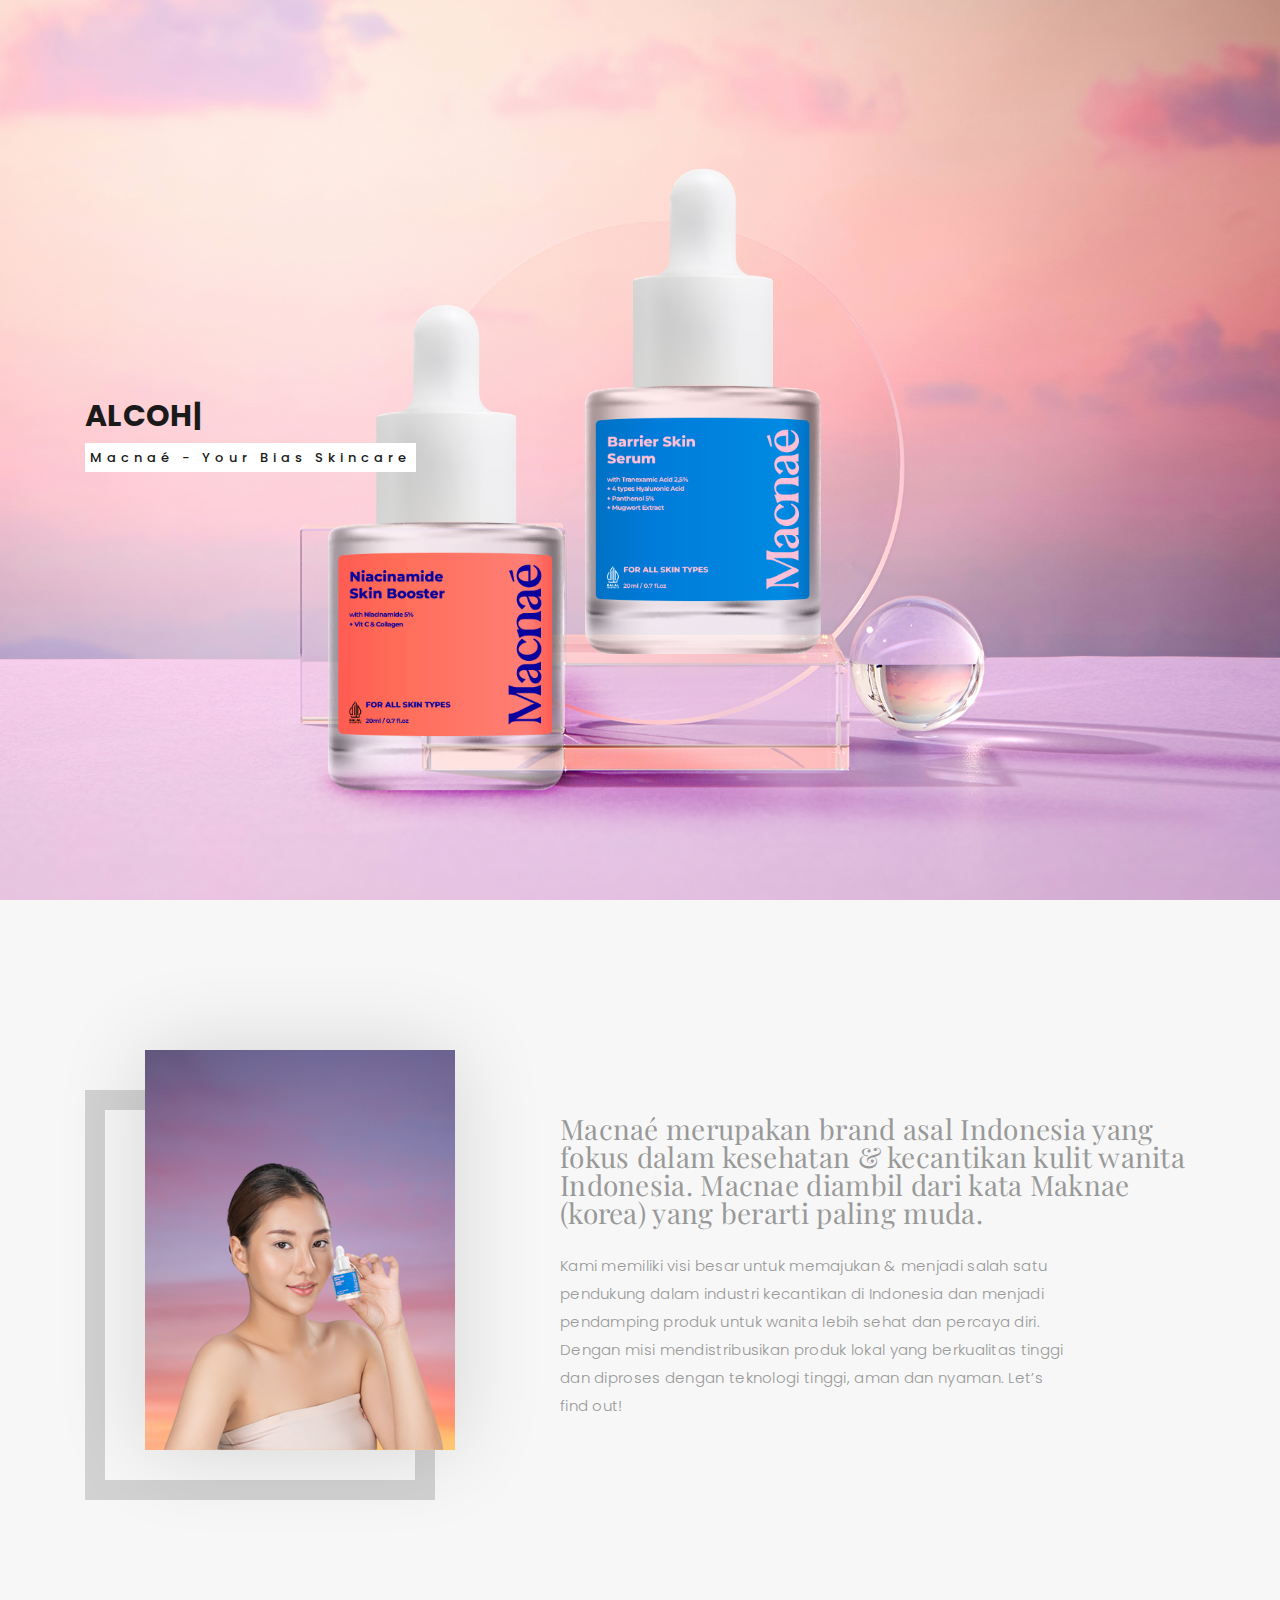
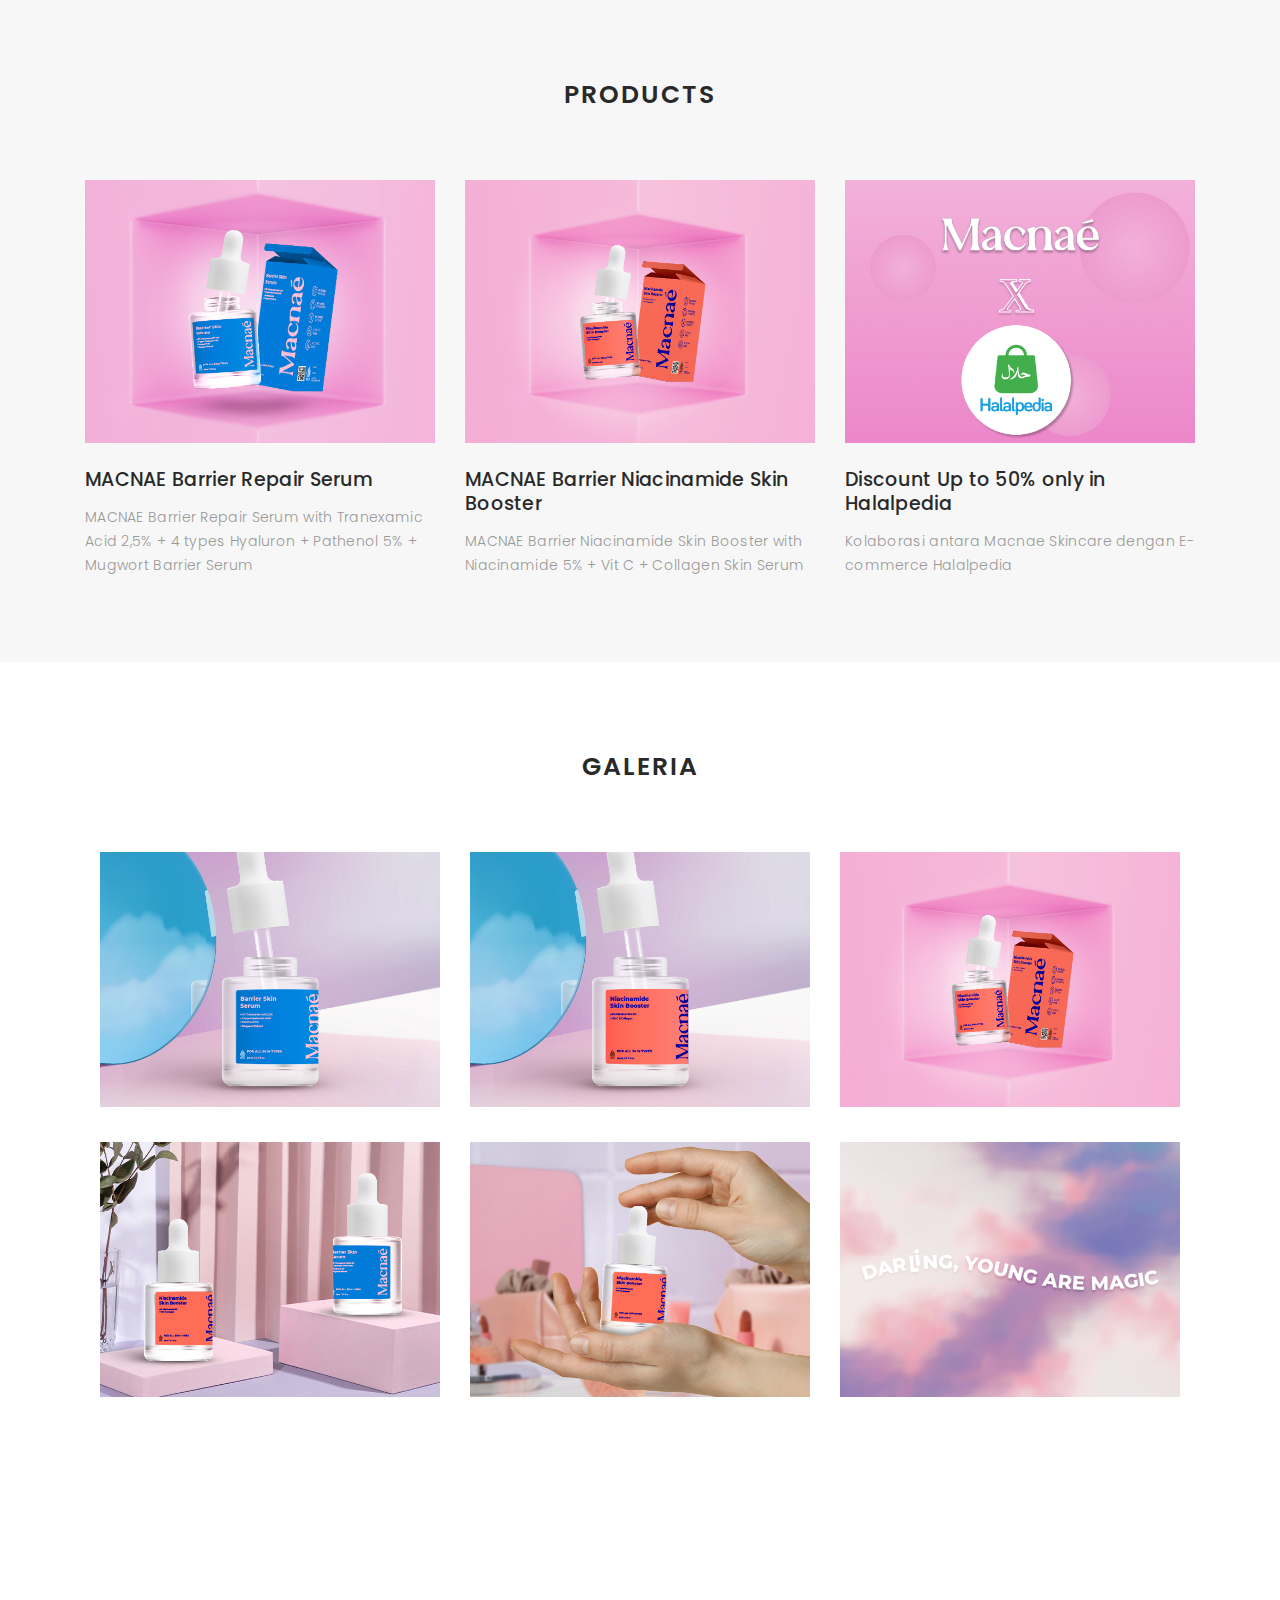
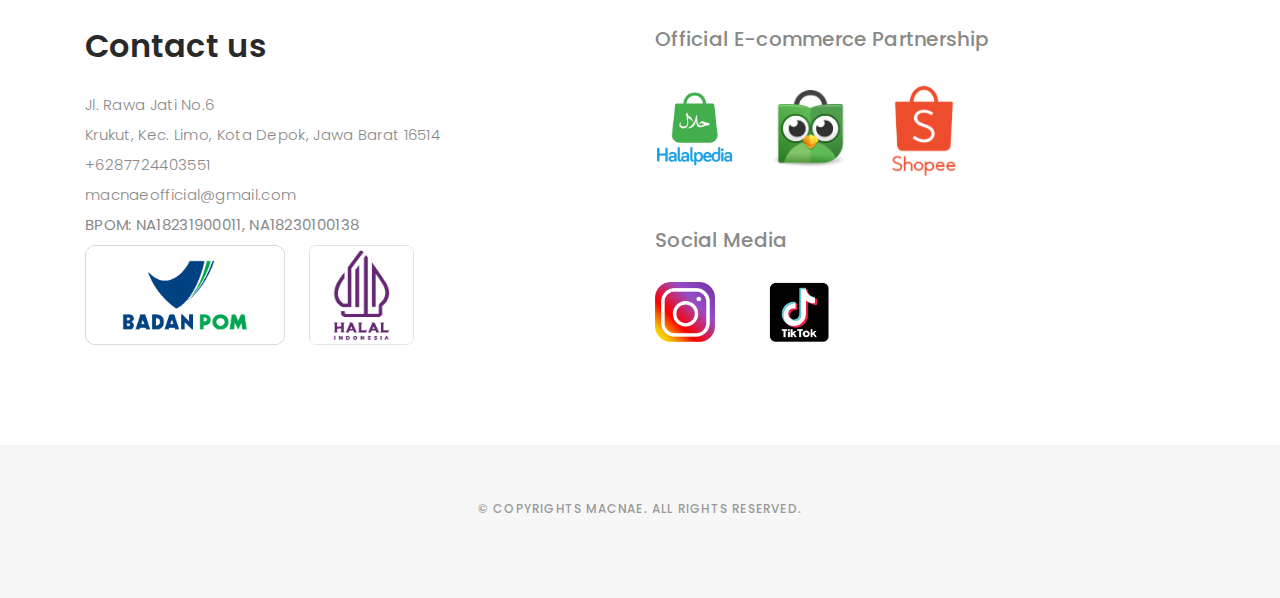
<file: index.html>
<!DOCTYPE html>
<html lang="en">

<head>
  <!-- meta -->
  <meta charset="utf-8">
  <meta content="width=device-width, initial-scale=1.0" name="viewport">

  <title>Macnae Skin Care</title>
  <meta content="" name="keywords">
  <meta content="" name="description">

  <!-- Google Fonts -->
  <link href="https://fonts.googleapis.com/css?family=Poppins:300,300i,400,400i,500,500i,600,600i,700,700i|Playfair+Display:400,400i,700,700i,900,900i" rel="stylesheet">

  <!-- Bootstrap CSS File -->
  <link href="lib/bootstrap/css/bootstrap.min.css" rel="stylesheet">

  <!-- Libraries CSS Files -->
  <link href="lib/ionicons/css/ionicons.min.css" rel="stylesheet">
  <link href="lib/owlcarousel/assets/owl.carousel.min.css" rel="stylesheet">
  <link href="lib/magnific-popup/magnific-popup.css" rel="stylesheet">
  <link href="lib/hover/hover.min.css" rel="stylesheet">

  <!-- Main Stylesheet File -->
  <link href="css/style.css" rel="stylesheet">

  <!-- Responsive css -->
  <link href="css/responsive.css" rel="stylesheet">

  <!-- Favicon -->
  <link rel="shortcut icon" href="images/favicon.png">

  <!-- =======================================================
    Theme Name: Folio
    Theme URL: https://bootstrapmade.com/folio-bootstrap-portfolio-template/
    Author: BootstrapMade.com
    Author URL: https://bootstrapmade.com
  ======================================================= -->
</head>

<body>

  <!-- start section navbar -->
  <nav id="main-nav">
    <div class="row">
      <div class="container">

        <div class="logo">
          <a href="index.html"><img src="images/logo.png" alt="logo"></a>
        </div>

        <div class="responsive"><i data-icon="m" class="ion-navicon-round"></i></div>

        <ul class="nav-menu list-unstyled">
          <li><a href="#header" class="smoothScroll">Home</a></li>
          <li><a href="#about" class="smoothScroll">About</a></li>
          <li><a href="#journal" class="smoothScroll">Products</a></li>
          <li><a href="#portfolio" class="smoothScroll">Galeria</a></li>
          <li><a href="#contact" class="smoothScroll">Contact</a></li>
        </ul>

      </div>
    </div>
  </nav>
  <!-- End section navbar -->


  <!-- start section header -->
  <div id="header" class="home">

    <div class="container">
      <div class="header-content">
        <h1><span class="typed"></span></h1>
        <p><span>Macnaé - Your Bias Skincare</span></p>

        <!-- <ul class="list-unstyled list-social">
          <li><a href="#"><i class="ion-social-instagram"></i></a></li>
          <li><a href="#"><i class="ion-social-googleplus"></i></a></li>
          <li><a href="#"><i class="ion-social-tumblr"></i></a></li>
          <li><a href="#"><i class="ion-social-dribbble"></i></a></li>
        </ul> -->
      </div>
    </div>
  </div>
  <!-- End section header -->


  <!-- start section about us -->
  <div id="about" class="paddsection">
    <div class="container">
      <div class="row justify-content-between">

        <div class="col-lg-4 ">
          <div class="div-img-bg">
            <div class="about-img">
              <img src="images/me.png" class="img-responsive" alt="me">
            </div>
          </div>
        </div>

        <div class="col-lg-7">
          <div class="about-descr">

            <p class="p-heading">Macnaé merupakan brand asal Indonesia yang fokus dalam kesehatan & kecantikan kulit wanita Indonesia. Macnae diambil dari kata Maknae (korea) yang berarti paling muda. </p>
            <p class="separator">Kami memiliki visi besar untuk memajukan & menjadi salah satu pendukung dalam industri kecantikan di Indonesia dan menjadi pendamping produk untuk wanita lebih sehat dan percaya diri. Dengan misi mendistribusikan produk lokal yang berkualitas tinggi dan diproses dengan teknologi tinggi, aman dan nyaman. Let’s find out!</p>

          </div>

        </div>
      </div>
    </div>
  </div>
  <!-- end section about us -->


  <!-- start section services -->
  <!-- <div id="services">
    <div class="container">

        <div class="services-carousel owl-theme">

          <div class="services-block">

            <i class="ion-ios-browsers-outline"></i>
            <span>No Added Silicone</span>
            <p class="separator">To an English person, it will seem like simplified English,told me what </p>

          </div>

          <div class="services-block">

            <i class="ion-ios-lightbulb-outline"></i>
            <span>No Added Fragnance</span>
            <p class="separator">To an English person, it will seem like simplified English,told me what </p>

          </div>

          <div class="services-block">

            <i class="ion-ios-color-wand-outline"></i>
            <span>No Added Paraben</span>
            <p class="separator">To an English person, it will seem like simplified English,told me what </p>

          </div>

          <div class="services-block">

            <i class="ion-social-android-outline"></i>
            <span>Cruelity Free</span>
            <p class="separator">To an English person, it will seem like simplified English,told me what </p>

          </div>

          <div class="services-block">

            <i class="ion-ios-analytics-outline"></i>
            <span>Alcohol Free</span>
            <p class="separator">To an English person, it will seem like simplified English,told me what </p>

          </div>
          </div>

        </div>

    </div>

  </div> -->
  <!-- end section services -->


    <!-- start section journal -->
    <div id="journal" class="text-left paddsection">

      <div class="container">
        <div class="section-title text-center">
          <h2>Products</h2>
        </div>
      </div>
  
      <div class="container">
        <div class="journal-block">
          <div class="row">
  
            <div class="col-lg-4 col-md-6">
              <div class="journal-info">
  
                <a href="#contact" class="smoothScroll"><img src="images/product1.png" class="img-responsive" alt="img"></a>
  
                <div class="journal-txt">
  
                  <h4><a href="#contact" class="smoothScroll">MACNAE Barrier Repair Serum</a></h4>
                  <p class="separator">MACNAE Barrier Repair Serum with Tranexamic Acid 2,5% + 4 types Hyaluron + Pathenol 5% + Mugwort Barrier Serum
                  </p>
  
                </div>
  
              </div>
            </div>
  
            <div class="col-lg-4 col-md-6">
              <div class="journal-info">
  
                <a href="#contact" class="smoothScroll"><img src="images/product2.png" class="img-responsive" alt="img"></a>
  
                <div class="journal-txt">
  
                  <h4><a href="#contact" class="smoothScroll">MACNAE Barrier Niacinamide Skin Booster</a></h4>
                  <p class="separator">MACNAE Barrier Niacinamide Skin Booster with Niacinamide 5% + Vit C + Collagen Skin Serum
                  </p>
  
                </div>
  
              </div>
            </div>
  
            <div class="col-lg-4 col-md-6">
              <div class="journal-info">
  
                <a href="https://www.halalpedia.com/macnae" target="_blank"><img src="images/collab.png" class="img-responsive" alt="img"></a>
  
                <div class="journal-txt">
  
                  <h4><a href="https://www.halalpedia.com/macnae" target="_blank">Discount Up to 50% only in Halalpedia</a></h4>
                  <p class="separator">Kolaborasi antara Macnae Skincare dengan E-commerce Halalpedia
                  </p>
  
                </div>
  
              </div>
            </div>
  
          </div>
        </div>
      </div>
  
    </div>
    <!-- End section journal -->


  <!-- start section portfolio -->
  <div id="portfolio" class="text-center paddsection">

    <div class="container">
      <div class="section-title text-center">
        <h2>Galeria</h2>
      </div>
    </div>

    <div class="container">
      <div class="row">
        <div class="col-md-12">

          <div class="portfolio-container">

            <div class="col-lg-4 col-md-6 portfolio-thumbnail all branding uikits webdesign">
              <a class="popup-img" href="images/portfolio/1.png">
                <img src="images/portfolio/1.png" alt="img">
              </a>
            </div>

            <div class="col-lg-4 col-md-6 portfolio-thumbnail all mockups uikits photography">
              <a class="popup-img" href="images/portfolio/2.png">
                <img src="images/portfolio/2.png"  alt="img">
              </a>
            </div>

            <div class="col-lg-4 col-md-6 portfolio-thumbnail all branding webdesig photographyn">
              <a class="popup-img" href="images/portfolio/3.png">
                <img src="images/portfolio/3.png" alt="img">
              </a>
            </div>

            <div class="col-lg-4 col-md-6 portfolio-thumbnail all mockups webdesign photography">
              <a class="popup-img" href="images/portfolio/4.png">
                <img src="images/portfolio/4.png" alt="img">
              </a>
            </div>

            <div class="col-lg-4 col-md-6 portfolio-thumbnail all branding uikits photography">
              <a class="popup-img" href="images/portfolio/5.png">
                <img src="images/portfolio/5.png" alt="img">
              </a>
            </div>

            <div class="col-lg-4 col-md-6 portfolio-thumbnail all mockups uikits webdesign">
              <a class="popup-img" href="images/portfolio/6.png">
                <img src="images/portfolio/6.png" alt="img">
              </a>
            </div>

          </div>
        </div>
      </div>
    </div>

  </div>
  <!-- End section portfolio -->


  <!-- start sectoion contact -->
  <div id="contact" class="paddsection">
    <div class="container">
      <div class="contact-block1">
        <div class="row">

          <div class="col-lg-6">
            <div class="contact-contact">

              <h2 class="mb-30">Contact us</h2>

              <ul class="contact-details">
                <li><span>Jl. Rawa Jati No.6</span></li>
                <li><span>Krukut, Kec. Limo, Kota Depok, Jawa Barat 16514</span></li>
                <li><span>+6287724403551</span></li>
                <li><span>macnaeofficial@gmail.com</span></li>
                <li><span><b>BPOM: NA18231900011, NA18230100138</b></span></li>
              </ul>

              <img src="images/bpom.png" class="bpom-img" alt="bpom">
              <img src="images/halal.png" class="halal-img" alt="halal"> 

            </div>
          </div>

          <div class="col-lg-6">
            <h5 class="mb-30">Official E-commerce Partnership</h5>
              <a href="https://www.halalpedia.com/macnae" target="_blank"><img src="images/halalpedia.png" class="commerce-img" alt="halapedia"></a>
              <a href="https://tokopedia.link/macnae" target="_blank"><img src="images/tokopedia.png" class="commerce-img" alt="tokopedia"></a>
              <a href="https://s.shopee.co.id/7fEqZ9Pj3q" target="_blank"><img src="images/shopee.png" class="commerce-img" alt="shopee"></a>
            <br/>
              <h5 class="mb-30">Social Media</h5>
              <a href="https://instagram.com/macnaebeaute" target="_blank"><img src="images/instagram.png" class="social-img" alt="instagram"></a>
              <a href="https://www.tiktok.com/@macnaebeaute" target="_blank"><img src="images/tiktok.png" class="social-img" alt="tiktok"></a>
          </div>
        </div>
      </div>
    </div>
  </div>
  <!-- start sectoion contact -->


  <!-- start section footer -->
  <div id="footer" class="text-center">
    <div class="container">
      <!-- <div class="socials-media text-center">

        <ul class="list-unstyled">
          <li><a href="#"><i class="ion-social-facebook"></i></a></li>
          <li><a href="#"><i class="ion-social-twitter"></i></a></li>
          <li><a href="#"><i class="ion-social-instagram"></i></a></li>
          <li><a href="#"><i class="ion-social-googleplus"></i></a></li>
          <li><a href="#"><i class="ion-social-tumblr"></i></a></li>
          <li><a href="#"><i class="ion-social-dribbble"></i></a></li>
        </ul>

      </div> -->

      <p>&copy; Copyrights Macnae. All rights reserved.</p>
    </div>
  </div>
  <!-- End section footer -->

  <!-- JavaScript Libraries -->
  <script src="lib/jquery/jquery.min.js"></script>
  <script src="lib/jquery/jquery-migrate.min.js"></script>
  <script src="lib/bootstrap/js/bootstrap.bundle.min.js"></script>
  <script src="lib/typed/typed.js"></script>
  <script src="lib/owlcarousel/owl.carousel.min.js"></script>
  <script src="lib/magnific-popup/magnific-popup.min.js"></script>
  <script src="lib/isotope/isotope.pkgd.min.js"></script>

  <!-- Contact Form JavaScript File -->
  <script src="contactform/contactform.js"></script>

  <!-- Template Main Javascript File -->
  <script src="js/main.js"></script>

</body>

</html>
</file>
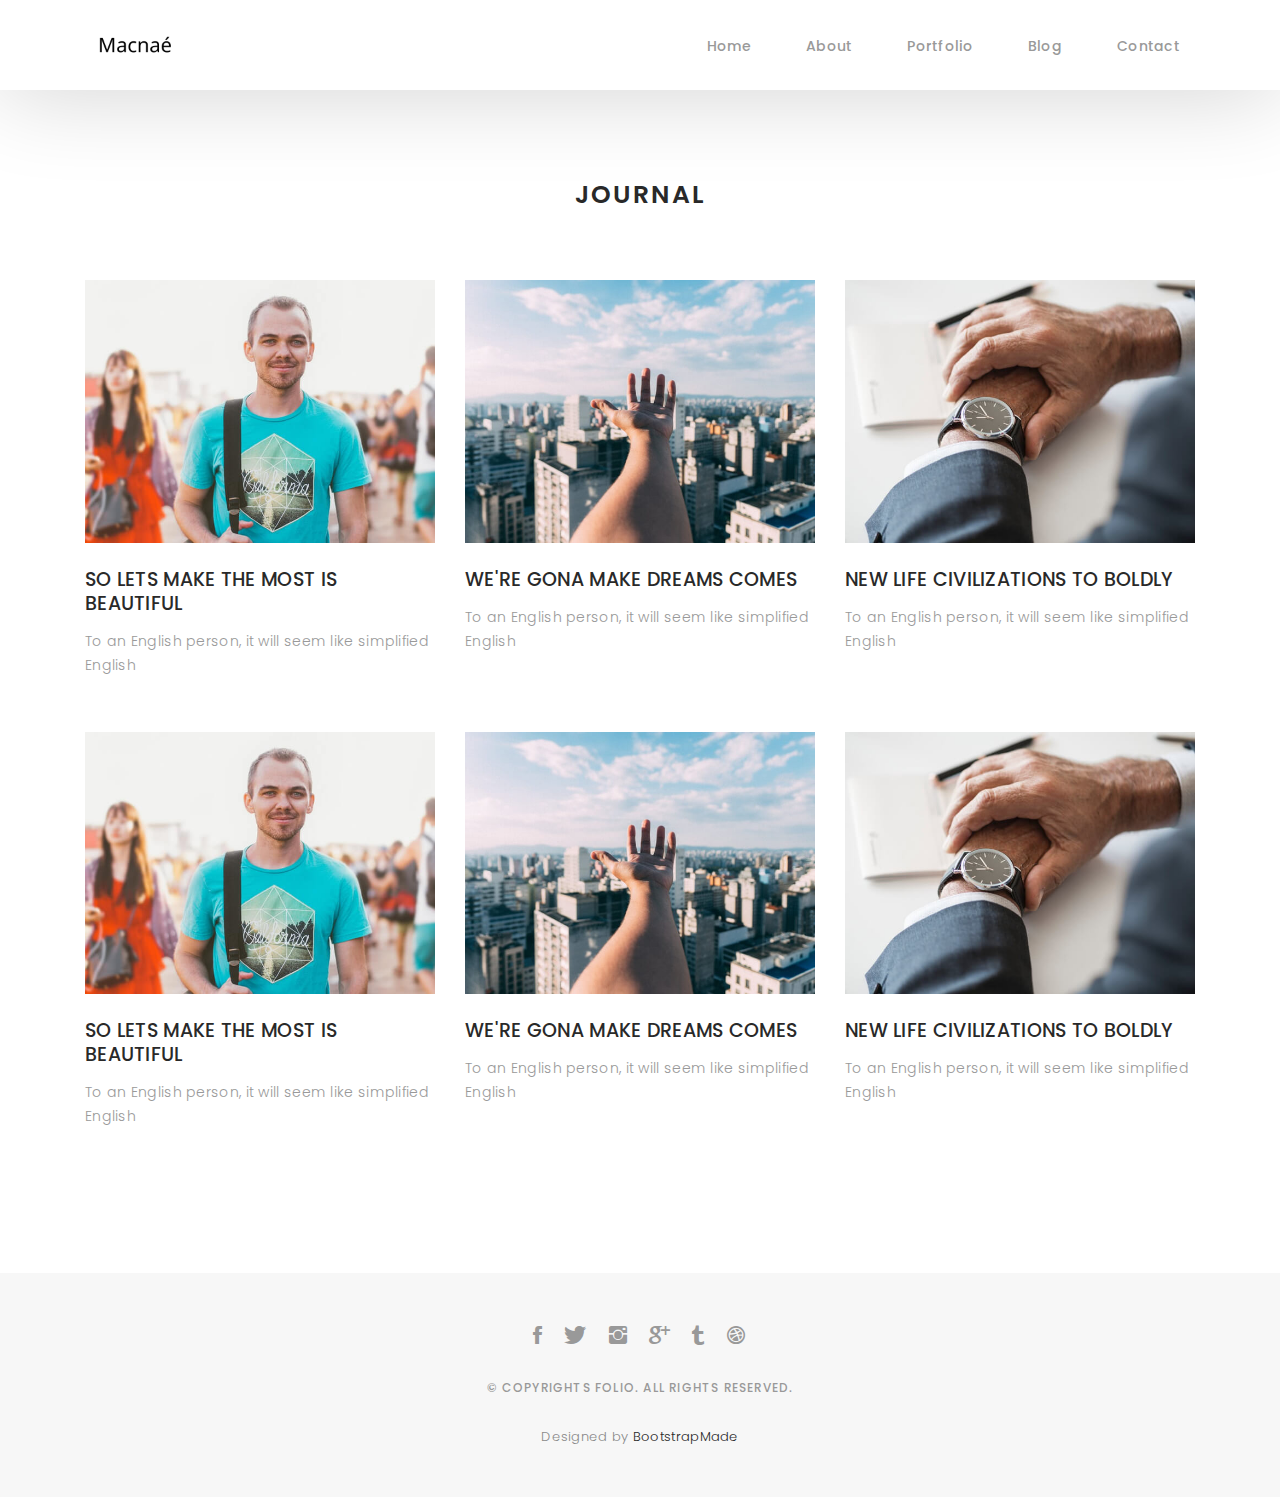
<file: blog-grid.html>
<!DOCTYPE html>
<html lang="en">

<head>
  <!-- meta -->
  <meta charset="utf-8">
  <meta content="width=device-width, initial-scale=1.0" name="viewport">

  <title>Folio - Blog Grid</title>
  <meta content="" name="keywords">
  <meta content="" name="description">

  <!-- Google Fonts -->
  <link href="https://fonts.googleapis.com/css?family=Poppins:300,300i,400,400i,500,500i,600,600i,700,700i|Playfair+Display:400,400i,700,700i,900,900i" rel="stylesheet">

  <!-- Bootstrap CSS File -->
  <link href="lib/bootstrap/css/bootstrap.min.css" rel="stylesheet">

  <!-- Libraries CSS Files -->
  <link href="lib/ionicons/css/ionicons.min.css" rel="stylesheet">
  <link href="lib/owlcarousel/assets/owl.carousel.min.css" rel="stylesheet">
  <link href="lib/magnific-popup/magnific-popup.css" rel="stylesheet">
  <link href="lib/hover/hover.min.css" rel="stylesheet">

  <!-- Blog Stylesheet File -->
  <link href="css/blog.css" rel="stylesheet">

  <!-- Main Stylesheet File -->
  <link href="css/style.css" rel="stylesheet">

  <!-- Responsive css -->
  <link href="css/responsive.css" rel="stylesheet">

  <!-- Favicon -->
  <link rel="shortcut icon" href="images/favicon.png">

  <!-- =======================================================
    Theme Name: Folio
    Theme URL: https://bootstrapmade.com/folio-bootstrap-portfolio-template/
    Author: BootstrapMade.com
    Author URL: https://bootstrapmade.com
  ======================================================= -->
</head>

<body>

  <!-- start section navbar -->
  <nav id="main-nav-subpage" class="subpage-nav">
    <div class="row">
      <div class="container">

        <div class="logo">
          <a href="index.html"><img src="images/logo.png" alt="logo"></a>
        </div>

        <div class="responsive"><i data-icon="m" class="ion-navicon-round"></i></div>

        <ul class="nav-menu list-unstyled">
          <li><a href="#homee" class="smoothScroll">Home</a></li>
          <li><a href="#about" class="smoothScroll">About</a></li>
          <li><a href="#portfolio" class="smoothScroll">Portfolio</a></li>
          <li><a href="#blog" class="smoothScroll">Blog</a></li>
          <li><a href="#contact" class="smoothScroll">Contact</a></li>
        </ul>

      </div>
    </div>
  </nav>
  <!-- End section navbar -->

  <!-- start section journal -->
  <div id="journal-blog" class="text-left  paddsections">

    <div class="container">
      <div class="section-title text-center">
        <h2>journal</h2>
      </div>
    </div>

    <div class="container">
      <div class="journal-block">
        <div class="row">

          <div class="col-lg-4 col-md-6">
            <div class="journal-info mb-30">

              <a href="blog-single.html"><img src="images/blog-post-1.jpg" class="img-responsive" alt="img"></a>

              <div class="journal-txt">

                <h4><a href="blog-single.html">SO LETS MAKE THE MOST IS BEAUTIFUL</a></h4>
                <p class="separator">To an English person, it will seem like simplified English
                </p>

              </div>

            </div>
          </div>

          <div class="col-lg-4 col-md-6">
            <div class="journal-info mb-30">

              <a href="blog-single.html"><img src="images/blog-post-2.jpg" class="img-responsive" alt="img"></a>

              <div class="journal-txt">

                <h4><a href="blog-single.html">WE'RE GONA MAKE DREAMS COMES</a></h4>
                <p class="separator">To an English person, it will seem like simplified English
                </p>

              </div>

            </div>
          </div>

          <div class="col-lg-4 col-md-6">
            <div class="journal-info mb-30">

              <a href="blog-single.html"><img src="images/blog-post-3.jpg" class="img-responsive" alt="img"></a>

              <div class="journal-txt">

                <h4><a href="blog-single.html">NEW LIFE CIVILIZATIONS TO BOLDLY</a></h4>
                <p class="separator">To an English person, it will seem like simplified English
                </p>

              </div>

            </div>
          </div>

          <div class="col-lg-4 col-md-6">
            <div class="journal-info mb-30">

              <a href="blog-single.html"><img src="images/blog-post-1.jpg" class="img-responsive" alt="img"></a>

              <div class="journal-txt">

                <h4><a href="blog-single.html">SO LETS MAKE THE MOST IS BEAUTIFUL</a></h4>
                <p class="separator">To an English person, it will seem like simplified English
                </p>

              </div>

            </div>
          </div>

          <div class="col-lg-4 col-md-6">
            <div class="journal-info mb-30">

              <a href="blog-single.html"><img src="images/blog-post-2.jpg" class="img-responsive" alt="img"></a>

              <div class="journal-txt">

                <h4><a href="blog-single.html">WE'RE GONA MAKE DREAMS COMES</a></h4>
                <p class="separator">To an English person, it will seem like simplified English
                </p>

              </div>

            </div>
          </div>

          <div class="col-lg-4 col-md-6">
            <div class="journal-info mb-30">

              <a href="blog-single.html"><img src="images/blog-post-3.jpg" class="img-responsive" alt="img"></a>

              <div class="journal-txt">

                <h4><a href="blog-single.html">NEW LIFE CIVILIZATIONS TO BOLDLY</a></h4>
                <p class="separator">To an English person, it will seem like simplified English
                </p>

              </div>

            </div>
          </div>

        </div>
      </div>
    </div>
  </div>
  <!-- End section journal -->


  <!-- start section footer -->
  <div id="footer" class="text-center">
    <div class="container">
      <div class="socials-media text-center">

        <ul class="list-unstyled">
          <li><a href="#"><i class="ion-social-facebook"></i></a></li>
          <li><a href="#"><i class="ion-social-twitter"></i></a></li>
          <li><a href="#"><i class="ion-social-instagram"></i></a></li>
          <li><a href="#"><i class="ion-social-googleplus"></i></a></li>
          <li><a href="#"><i class="ion-social-tumblr"></i></a></li>
          <li><a href="#"><i class="ion-social-dribbble"></i></a></li>
        </ul>

      </div>

      <p>&copy; Copyrights Folio. All rights reserved.</p>

      <div class="credits">
        <!--
          All the links in the footer should remain intact.
          You can delete the links only if you purchased the pro version.
          Licensing information: https://bootstrapmade.com/license/
          Purchase the pro version with working PHP/AJAX contact form: https://bootstrapmade.com/buy/?theme=Folio
        -->
        Designed by <a href="https://bootstrapmade.com/">BootstrapMade</a>
      </div>

    </div>
  </div>
  <!-- End section footer -->

  <!-- JavaScript Libraries -->
  <script src="lib/jquery/jquery.min.js"></script>
  <script src="lib/jquery/jquery-migrate.min.js"></script>
  <script src="lib/bootstrap/js/bootstrap.bundle.min.js"></script>
  <script src="lib/typed/typed.js"></script>
  <script src="lib/owlcarousel/owl.carousel.min.js"></script>
  <script src="lib/magnific-popup/magnific-popup.min.js"></script>
  <script src="lib/isotope/isotope.pkgd.min.js"></script>

  <!-- Contact Form JavaScript File -->
  <script src="contactform/contactform.js"></script>

  <!-- Template Main Javascript File -->
  <script src="js/main.js"></script>

</body>

</html>
</file>
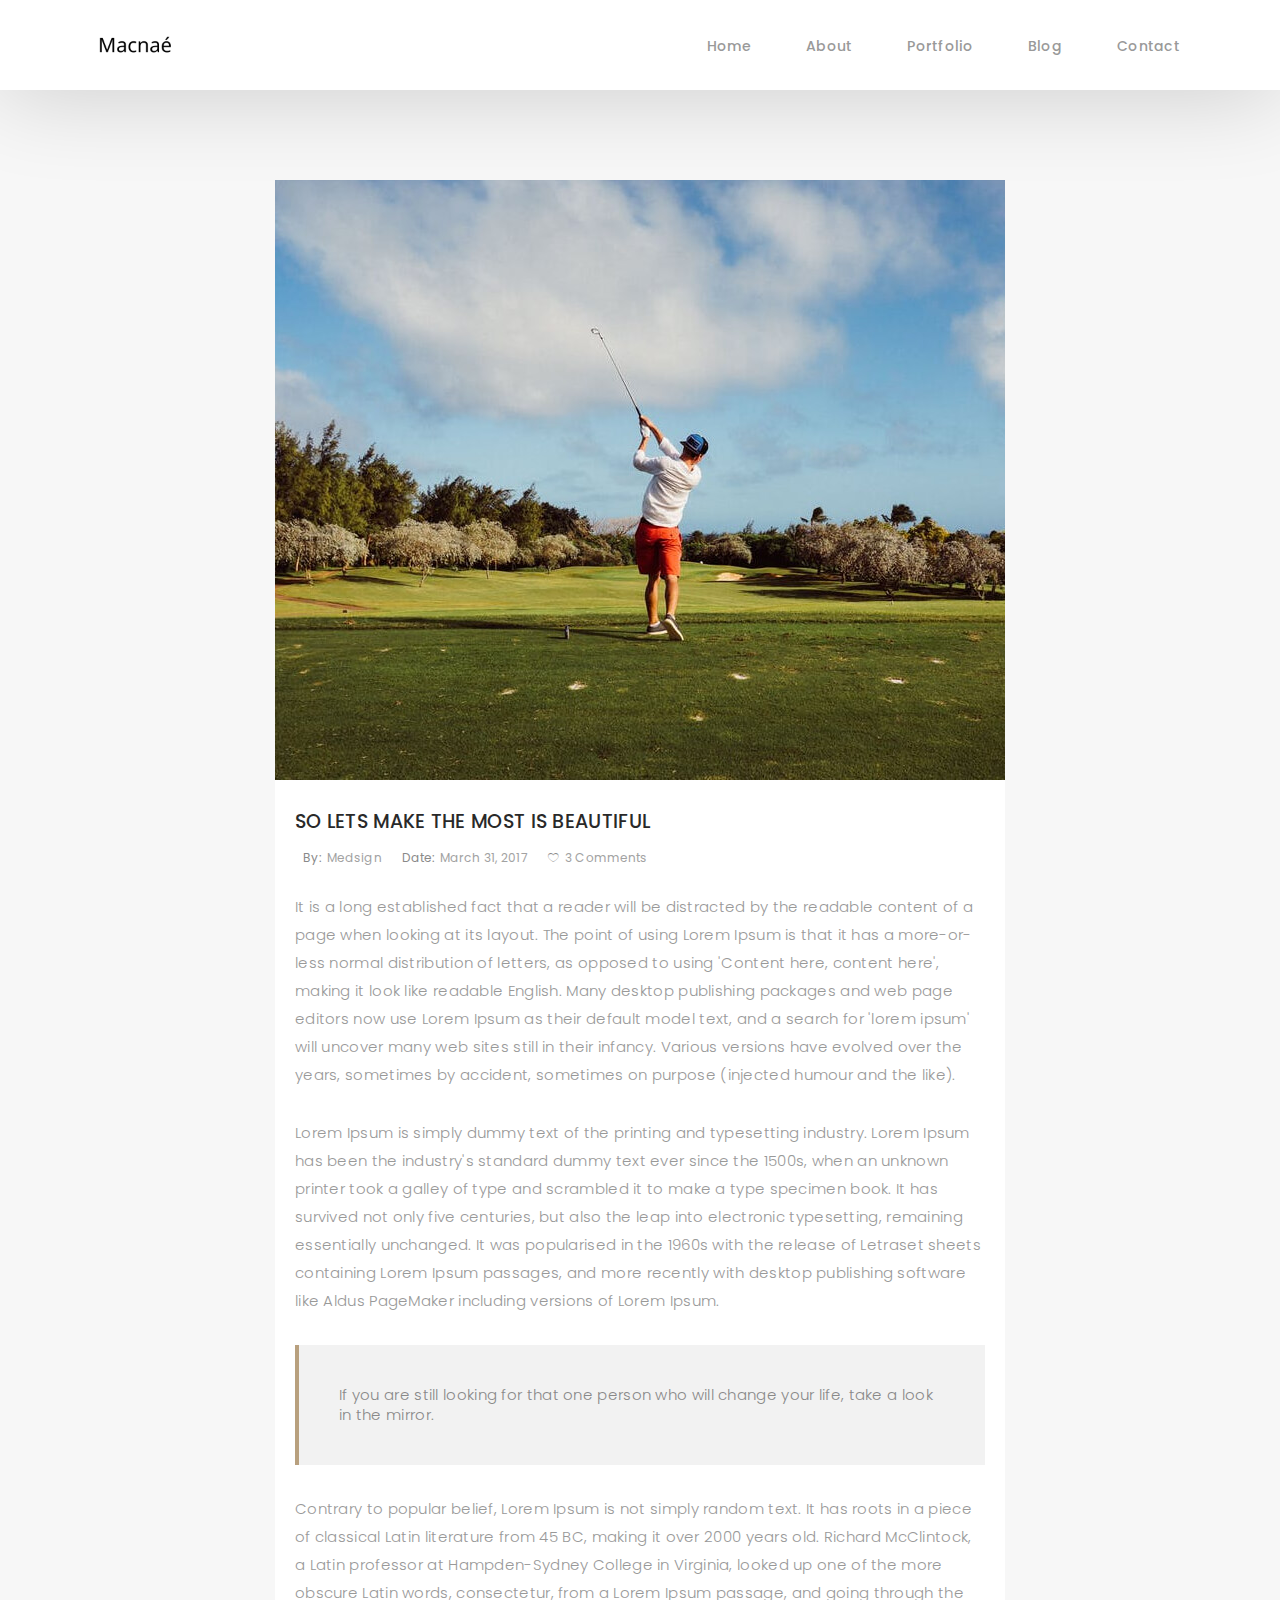
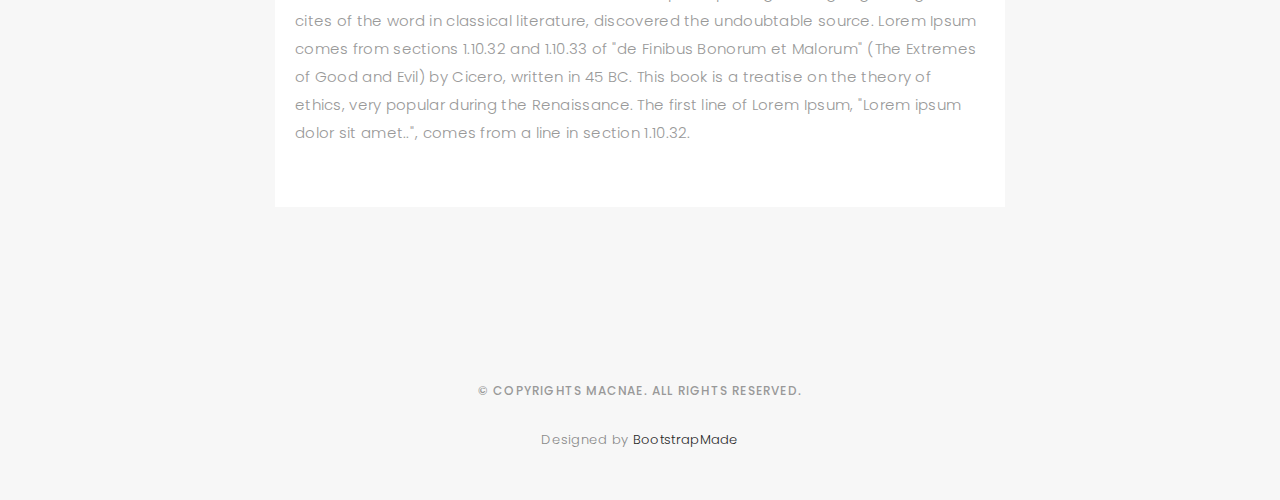
<file: blog-single.html>
<!DOCTYPE html>
<html lang="en">

<head>
  <!-- meta -->
  <meta charset="utf-8">
  <meta content="width=device-width, initial-scale=1.0" name="viewport">

  <title>Folio - Blog Singlee</title>
  <meta content="" name="keywords">
  <meta content="" name="description">

  <!-- Google Fonts -->
  <link href="https://fonts.googleapis.com/css?family=Poppins:300,300i,400,400i,500,500i,600,600i,700,700i|Playfair+Display:400,400i,700,700i,900,900i" rel="stylesheet">

  <!-- Bootstrap CSS File -->
  <link href="lib/bootstrap/css/bootstrap.min.css" rel="stylesheet">

  <!-- Libraries CSS Files -->
  <link href="lib/ionicons/css/ionicons.min.css" rel="stylesheet">
  <link href="lib/owlcarousel/assets/owl.carousel.min.css" rel="stylesheet">
  <link href="lib/magnific-popup/magnific-popup.css" rel="stylesheet">
  <link href="lib/hover/hover.min.css" rel="stylesheet">

  <!-- Blog Stylesheet File -->
  <link href="css/blog.css" rel="stylesheet">

  <!-- Main Stylesheet File -->
  <link href="css/style.css" rel="stylesheet">

  <!-- Responsive css -->
  <link href="css/responsive.css" rel="stylesheet">

  <!-- Favicon -->
  <link rel="shortcut icon" href="images/favicon.png">

  <!-- =======================================================
    Theme Name: Folio
    Theme URL: https://bootstrapmade.com/folio-bootstrap-portfolio-template/
    Author: BootstrapMade.com
    Author URL: https://bootstrapmade.com
  ======================================================= -->
</head>

<body>

  <!-- start section navbar -->
  <nav id="main-nav-subpage" class="subpage-nav">
    <div class="row">
      <div class="container">

        <div class="logo">
          <a href="index.html"><img src="images/logo.png" alt="logo"></a>
        </div>

        <div class="responsive"><i data-icon="m" class="ion-navicon-round"></i></div>

        <ul class="nav-menu list-unstyled">
          <li><a href="#homee" class="smoothScroll">Home</a></li>
          <li><a href="#about" class="smoothScroll">About</a></li>
          <li><a href="#portfolio" class="smoothScroll">Portfolio</a></li>
          <li><a href="#blog" class="smoothScroll">Blog</a></li>
          <li><a href="#contact" class="smoothScroll">Contact</a></li>
        </ul>
      </div>
    </div>
  </nav>
  <!-- End section navbar -->
  <!-- start section main content -->
  <div class="main-content paddsection">
    <div class="container">
      <div class="row justify-content-center">
        <div class="col-md-8 col-md-offset-2">
          <div class="row">
            <div class="container-main single-main">
              <div class="col-md-12">
                <div class="block-main mb-30">
                  <img src="images/blog-post-big.jpg" class="img-responsive" alt="reviews2">
                  <div class="content-main single-post padDiv">
                    <div class="journal-txt">
                      <h4><a href="#">SO LETS MAKE THE MOST IS BEAUTIFUL</a></h4>
                    </div>
                    <div class="post-meta">
                      <ul class="list-unstyled mb-0">
                        <li class="author">by:<a href="#">medsign</a></li>
                        <li class="date">date:<a href="#">March 31, 2017</a></li>
                        <li class="commont"><i class="ion-ios-heart-outline"></i><a href="#">3 Comments</a></li>
                      </ul>
                    </div>
                    <p class="mb-30">It is a long established fact that a reader will be distracted by the readable content of a page when looking at its layout. The point of using Lorem Ipsum is that it has a more-or-less normal distribution of letters, as opposed to
                      using 'Content here, content here', making it look like readable English. Many desktop publishing packages and web page editors now use Lorem Ipsum as their default model text, and a search for 'lorem ipsum' will uncover many web
                      sites still in their infancy. Various versions have evolved over the years, sometimes by accident, sometimes on purpose (injected humour and the like).</p>
                    <p class="mb-30">Lorem Ipsum is simply dummy text of the printing and typesetting industry. Lorem Ipsum has been the industry's standard dummy text ever since the 1500s, when an unknown printer took a galley of type and scrambled it to make a type
                      specimen book. It has survived not only five centuries, but also the leap into electronic typesetting, remaining essentially unchanged. It was popularised in the 1960s with the release of Letraset sheets containing Lorem Ipsum passages,
                      and more recently with desktop publishing software like Aldus PageMaker including versions of Lorem Ipsum.</p>
                    <blockquote>If you are still looking for that one person who will change your life, take a look in the mirror.</blockquote>
                    <p class="mb-30">Contrary to popular belief, Lorem Ipsum is not simply random text. It has roots in a piece of classical Latin literature from 45 BC, making it over 2000 years old. Richard McClintock, a Latin professor at Hampden-Sydney College in
                      Virginia, looked up one of the more obscure Latin words, consectetur, from a Lorem Ipsum passage, and going through the cites of the word in classical literature, discovered the undoubtable source. Lorem Ipsum comes from sections
                      1.10.32 and 1.10.33 of "de Finibus Bonorum et Malorum" (The Extremes of Good and Evil) by Cicero, written in 45 BC. This book is a treatise on the theory of ethics, very popular during the Renaissance. The first line of Lorem Ipsum,
                      "Lorem ipsum dolor sit amet..", comes from a line in section 1.10.32.</p>
                  </div>
                </div>
              </div>
            </div>
          </div>
        </div>
      </div>
    </div>
  </div>
  <!--  </div> -->
  <!-- start section main content -->

  <!-- start section footer -->
  <div id="footer" class="text-center">
    <!-- <div class="container">
      <div class="socials-media text-center">

        <ul class="list-unstyled">
          <li><a href="#"><i class="ion-social-facebook"></i></a></li>
          <li><a href="#"><i class="ion-social-twitter"></i></a></li>
          <li><a href="#"><i class="ion-social-instagram"></i></a></li>
          <li><a href="#"><i class="ion-social-googleplus"></i></a></li>
          <li><a href="#"><i class="ion-social-tumblr"></i></a></li>
          <li><a href="#"><i class="ion-social-dribbble"></i></a></li>
        </ul>

      </div> -->

      <p>&copy; Copyrights Macnae. All rights reserved.</p>

      <div class="credits">
        <!--
          All the links in the footer should remain intact.
          You can delete the links only if you purchased the pro version.
          Licensing information: https://bootstrapmade.com/license/
          Purchase the pro version with working PHP/AJAX contact form: https://bootstrapmade.com/buy/?theme=Folio
        -->
        Designed by <a href="https://bootstrapmade.com/">BootstrapMade</a>
      </div>

    </div>
  </div>
  <!-- End section footer -->

  <!-- JavaScript Libraries -->
  <script src="lib/jquery/jquery.min.js"></script>
  <script src="lib/jquery/jquery-migrate.min.js"></script>
  <script src="lib/bootstrap/js/bootstrap.bundle.min.js"></script>
  <script src="lib/typed/typed.js"></script>
  <script src="lib/owlcarousel/owl.carousel.min.js"></script>
  <script src="lib/magnific-popup/magnific-popup.min.js"></script>
  <script src="lib/isotope/isotope.pkgd.min.js"></script>

  <!-- Contact Form JavaScript File -->
  <script src="contactform/contactform.js"></script>

  <!-- Template Main Javascript File -->
  <script src="js/main.js"></script>

</body>

</html>
</file>
<file: css/responsive.css>
/** Width between 1200x to 0
 *  ~~~~~~~~~~~~~~~~~~~~~~~~~~~~~~~~~~~~
 */

@media (min-width: 1200px) {

}

/** Width between 992px to 1199px
 *  ~~~~~~~~~~~~~~~~~~~~~~~~~~~~~~~~~~~~
 */

@media (min-width: 992px) and (max-width: 1199px) {
  
}

/** Width between 768px to 991px
 *  ~~~~~~~~~~~~~~~~~~~~~~~~~~~~~~~~~~~~
 */

@media (min-width: 768px) and (max-width: 991px) {
  /* Navbar */
  nav {
    padding: 10px 15px;
  }
  .nav-menu {
    margin-top: 40px;
    display: none;
    float: none;
    width: 100%;
  }
  .nav-menu li {
    float: none;
    width: 100%;
    text-align: center;
    border-top: 1px solid #f7f7f7;
    line-height: 45px;
    margin-left: 0;
    padding-top: 10px;
    padding-bottom: 10px;
  }
  .responsive {
    float: right;
    padding-top: 15px;
    display: block;
  }
  /* About */
  .head-info .header-content .cmaster h1 {
    font-size: 32px;
  }
  #about .div-img-bg {
    padding: 0;
  }
  #about .div-img-bg .about-img img {
    margin-top: 0%;
    margin-left: calc(0% - 0px);
  }
  #about .about-descr .p-heading {
    font-size: 20px;
  }
  #about .about-descr .separator {
    max-width: 100%;
    margin-bottom: 0;
  }
  /* portfolio */
  #portfolio .portfolio-list .nav li {
    float: none;
    margin: 20px;
    display: inline-block;
  }
  /* journal */
  #journal .journal-block .journal-info {
    margin-bottom: 30px;
  }
  /* Contact */
  .contact-contact {
    margin-bottom: 30px;
  }
  /* Footer */
  #footer .socials-media ul li {
    margin-right: 0;
    margin-left: 0;
    float: none;
    display: inline-block;
  }
}

/** Width between 767px to 0
 *  ~~~~~~~~~~~~~~~~~~~~~~~~~~~~~~~~~~~~
 */

@media (max-width: 767px) {
  /* Navbar */
  nav {
    padding: 20px 15px;
  }
  .nav-menu {
    margin-top: 40px;
    display: none;
    float: none;
    width: 100%;
  }
  .nav-menu li {
    float: none;
    width: 100%;
    text-align: center;
    border-top: 1px solid #f7f7f7;
    line-height: 45px;
    margin-left: 0;
    padding-top: 10px;
    padding-bottom: 10px;
  }
  .responsive {
    float: right;
    padding-top: 15px;
    display: block;
  }
  /* About */
  .head-info .header-content h1 {
    font-size: 32px;
  }
  #about .div-img-bg {
    padding: 0;
  }
  #about .div-img-bg .about-img img {
    margin-top: 0%;
    margin-left: calc(0% - 0px);
  }
  #about .about-descr .p-heading {
    font-size: 20px;
  }
  #about .about-descr .separator {
    max-width: 100%;
    margin-bottom: 0;
  }
  /* portfolio */
  #portfolio .portfolio-list .nav li {
    float: none;
    margin: 20px;
    display: inline-block;
  }
  /* journal */
  #journal .journal-block .journal-info {
    margin-bottom: 30px;
  }
  /* Contact */
  .contact-contact {
    margin-bottom: 30px;
  }
  /* Footer */
  #footer .socials-media ul li {
    margin-right: 0;
    margin-left: 0;
    float: none;
    display: inline-block;
  }
}

/** Width between 600px to 0
 *  ~~~~~~~~~~~~~~~~~~~~~~~~~~~~~~~~~~~~
 */

@media (max-width: 600px) {
  /* Navbar */
  nav {
    padding: 20px 15px;
  }
  .nav-menu {
    margin-top: 40px;
    display: none;
    float: none;
    width: 100%;
  }
  .nav-menu li {
    float: none;
    width: 100%;
    text-align: center;
    border-top: 1px solid #f7f7f7;
    line-height: 45px;
    margin-left: 0;
    padding-top: 10px;
    padding-bottom: 10px;
  }
  .responsive {
    float: right;
    padding-top: 15px;
    display: block;
  }
  /* About */
  .head-info .header-content h1 {
    font-size: 32px;
  }
  #about .div-img-bg {
    padding: 0;
  }
  #about .div-img-bg .about-img img {
    margin-top: 0%;
    margin-left: calc(0% - 0px);
  }
  #about .about-descr .p-heading {
    font-size: 20px;
  }
  #about .about-descr .separator {
    max-width: 100%;
    margin-bottom: 0;
  }
  /* portfolio */
  #portfolio .portfolio-list .nav li {
    float: none;
    margin: 10px;
    display: inline-block;
  }
  /* journal */
  #journal .journal-block .journal-info {
    margin-bottom: 30px;
  }
  /* Contact */
  .contact-contact {
    margin-bottom: 30px;
  }
  /* Footer */
  #footer .socials-media ul li {
    margin-right: 0;
    margin-left: 0;
    float: none;
    display: inline-block;
  }
}

/** Width between 480px to 0
 *  ~~~~~~~~~~~~~~~~~~~~~~~~~~~~~~~~~~~~
 */

@media (max-width: 480px) {
  /* Navbar */
  nav {
    padding: 20px 15px;
  }
  .nav-menu {
    margin-top: 40px;
    display: none;
    float: none;
    width: 100%;
  }
  .nav-menu li {
    float: none;
    width: 100%;
    text-align: center;
    border-top: 1px solid #f7f7f7;
    line-height: 45px;
    margin-left: 0;
    padding-top: 10px;
    padding-bottom: 10px;
  }
  .responsive {
    float: right;
    padding-top: 15px;
    display: block;
  }
  /* About */
  .head-info .header-content h1 {
    font-size: 32px;
  }
  #about .div-img-bg {
    padding: 0;
  }
  #about .div-img-bg .about-img img {
    margin-top: 0%;
    margin-left: calc(0% - 0px);
  }
  #about .about-descr .p-heading {
    font-size: 20px;
  }
  #about .about-descr .separator {
    max-width: 100%;
    margin-bottom: 0;
  }
  /* portfolio */
  #portfolio .portfolio-list .nav li {
    float: none;
    margin: 20px;
  }
  /* journal */
  #journal .journal-block .journal-info {
    margin-bottom: 30px;
  }
  /* Contact */
  .contact-contact {
    margin-bottom: 30px;
  }
  /* Footer */
  #footer .socials-media ul li {
    margin-right: 0;
    margin-left: 0;
    float: none;
    display: inline-block;
  }
}

/** Width between 320px to 0
 *  ~~~~~~~~~~~~~~~~~~~~~~~~~~~~~~~~~~~~
 */

@media (max-width: 320px) {
  /* Navbar */
  nav {
    padding: 20px 15px;
  }
  .nav-menu {
    margin-top: 40px;
    display: none;
    float: none;
    width: 100%;
  }
  .nav-menu li {
    float: none;
    width: 100%;
    text-align: center;
    border-top: 1px solid #f7f7f7;
    line-height: 45px;
    margin-left: 0;
    padding-top: 10px;
    padding-bottom: 10px;
  }
  .responsive {
    float: right;
    padding-top: 15px;
    display: block;
  }
  /* About */
  .head-info .header-content h1 {
    font-size: 32px;
  }
  #about .div-img-bg {
    padding: 0;
  }
  #about .div-img-bg .about-img img {
    margin-top: 0%;
    margin-left: calc(0% - 0px);
  }
  #about .about-descr .p-heading {
    font-size: 20px;
  }
  #about .about-descr .separator {
    max-width: 100%;
    margin-bottom: 0;
  }
  /* portfolio */
  #portfolio .portfolio-list .nav li {
    float: none;
    margin: 20px;
  }
  /* journal */
  #journal .journal-block .journal-info {
    margin-bottom: 30px;
  }
  /* Contact */
  .contact-contact {
    margin-bottom: 30px;
  }
  /* Footer */
  #footer .socials-media ul li {
    margin-right: 0;
    margin-left: 0;
    float: none;
    display: inline-block;
  }
  /* Single page */
  .entry-comments-body span {
    display: inline-block;
    margin-right: 0;
  }
}
</file>
<file: css/blog.css>
/*-----------------------------------------------------------------------------------*/

/*  -  Navbar fixd page
/*-----------------------------------------------------------------------------------*/

.subpage-nav {
  display: block !important;
  position: relative;
}

/*-----------------------------------------------------------------------------------*/

/*  /* Single page */

/*-----------------------------------------------------------------------------------*/

/* main content */

.main-content {
  background: #f7f7f7;
}

.main-content .container-main {
  display: inline-block;
  width: 100%;
}

.main-content .container-main .block-main {
  margin-bottom: 30px;
  overflow: hidden;
}

.container-main .block-main .content-main {
  background: #fff none repeat scroll 0 0;
  display: inline-block;
  width: 100%;
}

.journal-txt h4 a {
  display: block;
  font-size: 19px;
  line-height: 24px;
  margin: 0 0 13px 0;
  font-weight: 500;
  color: #292929;
  -moz-transition: all 0.5s ease-in-out 0s;
  -ms-transition: all 0.5s ease-in-out 0s;
  -o-transition: all 0.5s ease-in-out 0s;
  -webkit-transition: all 0.5s ease-in-out 0s;
  transition: all 0.5s ease-in-out 0s;
}

.journal-txt h4 a:hover {
  color: #b8a07e;
  -moz-transition: all 0.5s ease-in-out 0s;
  -ms-transition: all 0.5s ease-in-out 0s;
  -o-transition: all 0.5s ease-in-out 0s;
  -webkit-transition: all 0.5s ease-in-out 0s;
  transition: all 0.5s ease-in-out 0s;
}

.post-meta ul li {
  font-size: 12px;
  font-weight: normal;
  margin-left: 8px;
  margin-right: 8px;
  text-transform: capitalize;
  display: inline-block;
  float: none;
}

.content-main .post-meta a {
  color: #a2a2a2;
  margin-left: 5px;
}

/* Commonts */

.comments {
  background: #fff;
}

.entry-comments h6 {
  margin-right: 10px;
  font-size: 13px;
  letter-spacing: 0.1em;
  font-weight: 500;
}

.entry-comments-item {
  margin-top: 40px;
  padding-bottom: 40px;
  border-bottom: 1px solid #f2f2f2;
}

.entry-comments-avatar {
  position: absolute;
  display: block;
  border-radius: 50%;
  width: 60px;
  height: 60px;
}

.entry-comments-body {
  padding-left: 86px;
}

.entry-comments-author {
  margin-right: 10px;
  font-size: 13px;
  color: #292929;
  letter-spacing: 0.1em;
  font-weight: 500;
}

.rep {
  font-size: 13px;
  color: #292929;
  letter-spacing: 0.1em;
  font-weight: 500;
  text-transform: capitalize;
}

.entry-comments span a {
  font-size: 13px;
  color: #999;
}

.entry-comments-reply {
  padding-left: 10%;
}

/* Commonts form */

.cmt {
  background: #fff;
}

blockquote {
  padding: 40px;
  background-color: #f2f2f2;
  margin: 30px 0;
  border: none;
  border-left: 4px solid #b8a07e;
}
</file>
<file: css/style.css>
/*
  Theme Name: Folio
  Theme URL: https://bootstrapmade.com/folio-bootstrap-portfolio-template/
  Author: BootstrapMade.com
  Author URL: https://bootstrapmade.com
*/

/*  General Styling
/*-----------------------------------------------------------------------------------*/

body {
  background: #ffffff;
  color: #898989;
  font-family: 'Poppins', helvetica;
  font-size: 15px;
  font-weight: 300;
  line-height: 20px;
  letter-spacing: 0.02em;
  overflow-x: hidden;
  margin: 0 auto;
  padding: 0;
  -moz-box-sizing: border-box;
  -ms-box-sizing: border-box;
  -o-box-sizing: border-box;
  -webkit-box-sizing: border-box;
  box-sizing: border-box;
}

h1, h2, h3, h4, h5, h6 {
  margin: 0;
}

h2 {
  color: #292929;
  font-weight: 600;
}

h4 {
  color: #292929;
  font-size: 14px;
  font-weight: 600;
}

a {
  color: #292929;
  text-decoration: none !important;
  -moz-transition: all 0.5s ease-in-out 0s;
  -ms-transition: all 0.5s ease-in-out 0s;
  -o-transition: all 0.5s ease-in-out 0s;
  -webkit-transition: all 0.5s ease-in-out 0s;
  transition: all 0.5s ease-in-out 0s;
}

a:hover {
  -moz-transition: all 0.5s ease-in-out 0s;
  -ms-transition: all 0.5s ease-in-out 0s;
  -o-transition: all 0.5s ease-in-out 0s;
  -webkit-transition: all 0.5s ease-in-out 0s;
  transition: all 0.5s ease-in-out 0s;
}

a:hover, a:focus {
  color: #b8a07e;
  text-decoration: underline;
}

nav ul li a {
  padding: 2px 0 0 0;
  position: relative;
  display: block;
  font-size: 12px;
  color: #999999;
  letter-spacing: 0.1em;
  font-weight: 500;
  line-height: 14px;
  text-transform: uppercase;
  -moz-transition: all 0.5s ease-in-out 0s;
  -ms-transition: all 0.5s ease-in-out 0s;
  -o-transition: all 0.5s ease-in-out 0s;
  -webkit-transition: all 0.5s ease-in-out 0s;
  transition: all 0.5s ease-in-out 0s;
}

p {
  margin: 25px 0;
  padding: 0;
  font-size: 15px;
  color: #999999;
  line-height: 28px;
}

::-moz-selection {
  background: #b8a07e;
  color: #fff;
}

::selection {
  background: #b8a07e;
  color: #fff;
}

.btn {
  background: #333;
  border: medium none;
  border-radius: 0;
  color: #fff;
  font-size: 12px;
  height: 50px;
  line-height: 50px;
  padding: 0 30px;
  text-transform: uppercase;
}

.btn:hover, .btn:focus {
  color: #fff;
}

.padDiv {
  padding: 30px 20px;
}

.section-title {
  margin-bottom: 70px;
}

.section-title h2 {
  font-size: 25px;
  letter-spacing: 2px;
  text-transform: uppercase;
}

.form-control {
  background-color: transparent;
  border: 1px solid #999;
  border-radius: 0;
  color: #999999;
  font-size: 12px;
  font-weight: 500;
  height: 50px;
  letter-spacing: 0.1em;
  padding-left: 10px;
  margin: 0 0 25px 0;
  line-height: 14px;
  text-transform: uppercase;
}

.form-control:focus {
  box-shadow: none;
  outline: 0 none;
}

.paddsection {
  padding-top: 90px;
  padding-bottom: 90px;
}

.paddsections {
  padding-top: 90px;
  padding-bottom: 90px !important;
}

.hvr-shutter-in-horizontal::before {
  background: #333;
}

.hvr-shutter-in-horizontal:hover {
  background: #b8a07e;
}

.mb-30 {
  margin-bottom: 30px;
}

/*-----------------------------------------------------------------------------------*/
/*  Navbar Top
/*-----------------------------------------------------------------------------------*/

nav {
  position: fixed;
  background: #fff;
  z-index: 1000;
  width: 100%;
  padding: 20px;
  display: none;
  -webkit-box-shadow: 0px 2px 92px 0px rgba(0, 0, 0, 0.18);
  -moz-box-shadow: 0px 2px 92px 0px rgba(0, 0, 0, 0.18);
  box-shadow: 0px 2px 92px 0px rgba(0, 0, 0, 0.18);
}

.nav-menu {
  float: right;
  line-height: 32px;
  margin-bottom: 0;
  padding-top: 16px;
}

nav ul li {
  float: left;
  margin-right: 15px;
  font-family: 'Poppins', sans-serif;
  font-size: 14px;
  margin-left: 40px;
}

nav ul li a {
  padding: 2px 0 0 0;
  position: relative;
  display: block;
  font-size: 14px;
  color: #999999;
  font-family: 'Poppins', helvetica;
  font-weight: 500;
  line-height: 16px;
  text-transform: uppercase;
  letter-spacing: 0.02em;
  text-transform: capitalize;
}

.logo {
  float: left;
}

.logo img {
  width: 100px;
  height: 50px;
}

.responsive {
  display: none;
  font-size: 23px;
}

.active {
  color: #afafaf;
}

/*----------------------------------------------------------------------------------*/
/*  Header
/*-----------------------------------------------------------------------------------*/

#header {
  background: url("../images/home-bg.png") repeat scroll center center / cover;
  height: 100vh;
  width: 100%;
}


#header .header-content {
  height: 100vh;
  text-align: left;
  width: 100%;
  display: flex;
  justify-content: center;
  flex-direction: column;
}

.header-content h1 {
  font-size: 30px;
  font-weight: 700;
  margin-bottom: 10px;
  text-transform: uppercase;
  color: #1a1a1a;
}

.header-content p {
  font-size: 13px;
  letter-spacing: 5px;
  margin-top: 0;
  margin-bottom: 30px;
  text-transform: capitalize;
  color: #1a1a1a;
  font-weight: 500;
}

.header-content p span{
  padding: 5px;
  background-color: #fff;
}

.header-content .list-social li {
  float: left;
  margin-right: 20px;
}

.header-content .list-social li i {
  color: #fff;
  font-size: 15px;
}

/*-----------------------------------------------------------------------------------*/
/*  Aout-us
/*-----------------------------------------------------------------------------------*/

#about {
  width: 100%;
  height: auto;
  background: #f7f7f7;
  padding-top: 190px;
}

#about .div-img-bg {
  padding-bottom: 30px;
  border: 20px solid #d2d2d2;
}

#about .div-img-bg .about-img img {
  width: 100%;
  box-shadow: 0px 0px 85px 0px rgba(0, 0, 0, 0.14);
  margin-top: -60px;
  margin-left: 40px;
  height: 400px;
  object-fit: cover;
}

#about .about-descr .p-heading {
  font-family: 'Playfair Display', serif;
  font-size: 28px;
  text-align: left;
}

#about .about-descr .separator {
  max-width: 80%;
  margin-bottom: 0;
  text-align: left;
}

/*-----------------------------------------------------------------------------------*/
/*   Services
/*-----------------------------------------------------------------------------------*/

#services {
  background: #f7f7f7;
  position: relative;
  padding-bottom: 80px;
}

.owl-item {
  float: left;
}
.services-block span {
  margin: 10px 0;
  position: relative;
  font-size: 13px;
  color: #292929;
  letter-spacing: 0.1em;
  font-weight: 500;
  text-transform: uppercase;
  display: block;
}

.services-block .separator {
  margin: 0;
  font-size: 13px;
  line-height: 22px;
}

.services-block i {
  font-size: 44px;
  color: #b8a07e;
  line-height: 44px;
}


.services-carousel  .owl-stage-outer {
  overflow: hidden;
}

.services-carousel .owl-dots {
  margin-top: 5px;
  text-align: center;
}

.services-carousel .owl-dot {
  display: inline-block;
  margin: 0 5px;
  width: 12px !important;
  height: 12px !important;
  border-radius: 50%;
  border: 0;
  padding: 0 !important;
  background-color: #ddd;
  cursor: pointer;
}

.services-carousel .owl-dot.active {
  background-color: #b8a07e;
}

.owl-nav {
  display: none;
}


/*-----------------------------------------------------------------------------------*/
/*  Portfolio
/*-----------------------------------------------------------------------------------*/

#portfolio {
  position: relative;
  padding-bottom: 50px;
}

#portfolio .portfolio-list {
  margin-bottom: 50px;
}

#portfolio .portfolio-list .nav {
  display: inline-block;
  margin: 0;
}

#portfolio .portfolio-list .nav li {
  margin: 0 40px 0 0;
  float: left;
  font-size: 14px;
  color: #999999;
  line-height: 16px;
  cursor: pointer;
  font-family: 'Poppins', helvetica;
  font-weight: 500;
  letter-spacing: 0.02em;
  text-transform: capitalize;
  -moz-transition: all 0.5s ease-in-out 0s;
  -ms-transition: all 0.5s ease-in-out 0s;
  -o-transition: all 0.5s ease-in-out 0s;
  -webkit-transition: all 0.5s ease-in-out 0s;
  transition: all 0.5s ease-in-out 0s;
}

#portfolio .portfolio-list .nav li:hover, #portfolio .portfolio-list .nav li.filter-active  {
  color: #b8a07e;
  -moz-transition: all 0.5s ease-in-out 0s;
  -ms-transition: all 0.5s ease-in-out 0s;
  -o-transition: all 0.5s ease-in-out 0s;
  -webkit-transition: all 0.5s ease-in-out 0s;
  transition: all 0.5s ease-in-out 0s;
}

#portfolio .portfolio-container {
  display: inline-block;
  margin-bottom: 50px;
  width: 100%;
}

.portfolio-thumbnail {
  margin-bottom: 30px;
  overflow: hidden;
  min-height: 260px;
}

.portfolio-thumbnail img {
  max-width: 100%;
}

/*-----------------------------------------------------------------------------------*/
/*  Journal
/*-----------------------------------------------------------------------------------*/

#journal,  #journal-blog {
  height: auto;
  width: 100%;
  background: #f7f7f7;
  padding-bottom: 60px;
  position: relative;
}

#journal-blog {
  background: #fff;
  padding-bottom: 30px;
}

#journal .journal-block {
  display: inline-block;
  height: auto;
  width: 100%;
}

#journal .journal-block .journal-info {
  position: relative;
}

.journal-block .journal-info img {
  max-width: 100%;
}

.journal-block .journal-info .journal-txt {
  padding: 25px 0px;
  position: relative;
}

.journal-block .journal-info .journal-txt h4 a {
  display: block;
  font-size: 19px;
  line-height: 24px;
  margin: 0 0 13px 0;
  font-weight: 500;
  color: #292929;
  -moz-transition: all 0.5s ease-in-out 0s;
  -ms-transition: all 0.5s ease-in-out 0s;
  -o-transition: all 0.5s ease-in-out 0s;
  -webkit-transition: all 0.5s ease-in-out 0s;
  transition: all 0.5s ease-in-out 0s;
}

.journal-block .journal-info .journal-txt h4 a:hover {
  color: #b8a07e;
  -moz-transition: all 0.5s ease-in-out 0s;
  -ms-transition: all 0.5s ease-in-out 0s;
  -o-transition: all 0.5s ease-in-out 0s;
  -webkit-transition: all 0.5s ease-in-out 0s;
  transition: all 0.5s ease-in-out 0s;
}

.journal-block .journal-info .journal-txt p {
  margin: 0;
  font-size: 14px;
  line-height: 24px;
}

/*-----------------------------------------------------------------------------------*/
/*  Contact
/*-----------------------------------------------------------------------------------*/

#contact {
  height: auto;
  width: 100%;
}

.contact-details {
  list-style: none;
  margin: 0;
  padding: 0;
}

.contact-details li {
  padding-bottom: 10px;
}

#contact .bpom-img {
  width: 200px;
  height: 100px;
  margin-bottom: 10px;
  margin-right: 10px;
}

#contact .halal-img {
  width: 105px;
  height: 100px;
  margin-bottom: 10px;
  margin-right: 10px;
  margin-left: 10px;
}

#contact .commerce-img {
  width: 80px;
  margin-right: 30px;
  margin-bottom: 50px;
}

#contact .social-img {
  width: 60px;
  margin-right: 50px;
}

#contact input, #contact textarea {
  width: 100%;
}


#contact  #sendmessage {
  color: #18d26e;
  border: 1px solid #18d26e;
  display: none;
  text-align: center;
  padding: 15px;
  font-weight: 600;
  margin: 15px;
}

#contact  #errormessage {
  color: red;
  display: none;
  border: 1px solid red;
  text-align: center;
  padding: 15px;
  font-weight: 600;
  margin: 15px;
}

#contact #sendmessage.show, #contact #errormessage.show, #contact .show {
  display: block;
}

#contact .validation {
  color: red;
  display: none;
  margin: 0 0 20px;
  font-weight: 400;
  font-size: 13px;
}

/*-----------------------------------------------------------------------------------*/
/*  Footer
/*-----------------------------------------------------------------------------------*/

#footer {
  background: #f7f7f7;
  padding-top: 50px;
  padding-bottom: 50px;
}

#footer .socials-media {
  width: 100%;
}

#footer .socials-media ul {
  display: inline-block;
  float: none;
  margin: 0 0 20px 0;
}

#footer .socials-media ul li {
  float: left;
  margin-left: 10px;
  margin-right: 10px;
}

#footer .socials-media ul li a {
  font-size: 24px;
  color: #999;
  letter-spacing: 0.1em;
  font-weight: 500;
  background: transparent;
  text-transform: uppercase;
  -moz-transition: all 0.5s ease-in-out 0s;
  -ms-transition: all 0.5s ease-in-out 0s;
  -o-transition: all 0.5s ease-in-out 0s;
  -webkit-transition: all 0.5s ease-in-out 0s;
  transition: all 0.5s ease-in-out 0s;
}

#footer .socials-media ul li a:hover {
  color: #b8a07e;
  -moz-transition: all 0.5s ease-in-out 0s;
  -ms-transition: all 0.5s ease-in-out 0s;
  -o-transition: all 0.5s ease-in-out 0s;
  -webkit-transition: all 0.5s ease-in-out 0s;
  transition: all 0.5s ease-in-out 0s;
}

#footer p {
  font-size: 12px;
  letter-spacing: 0.1em;
  font-weight: 500;
  margin-top: 0;
  text-transform: uppercase;
}

.credits {
  font-size: 13px;
}
</file>
